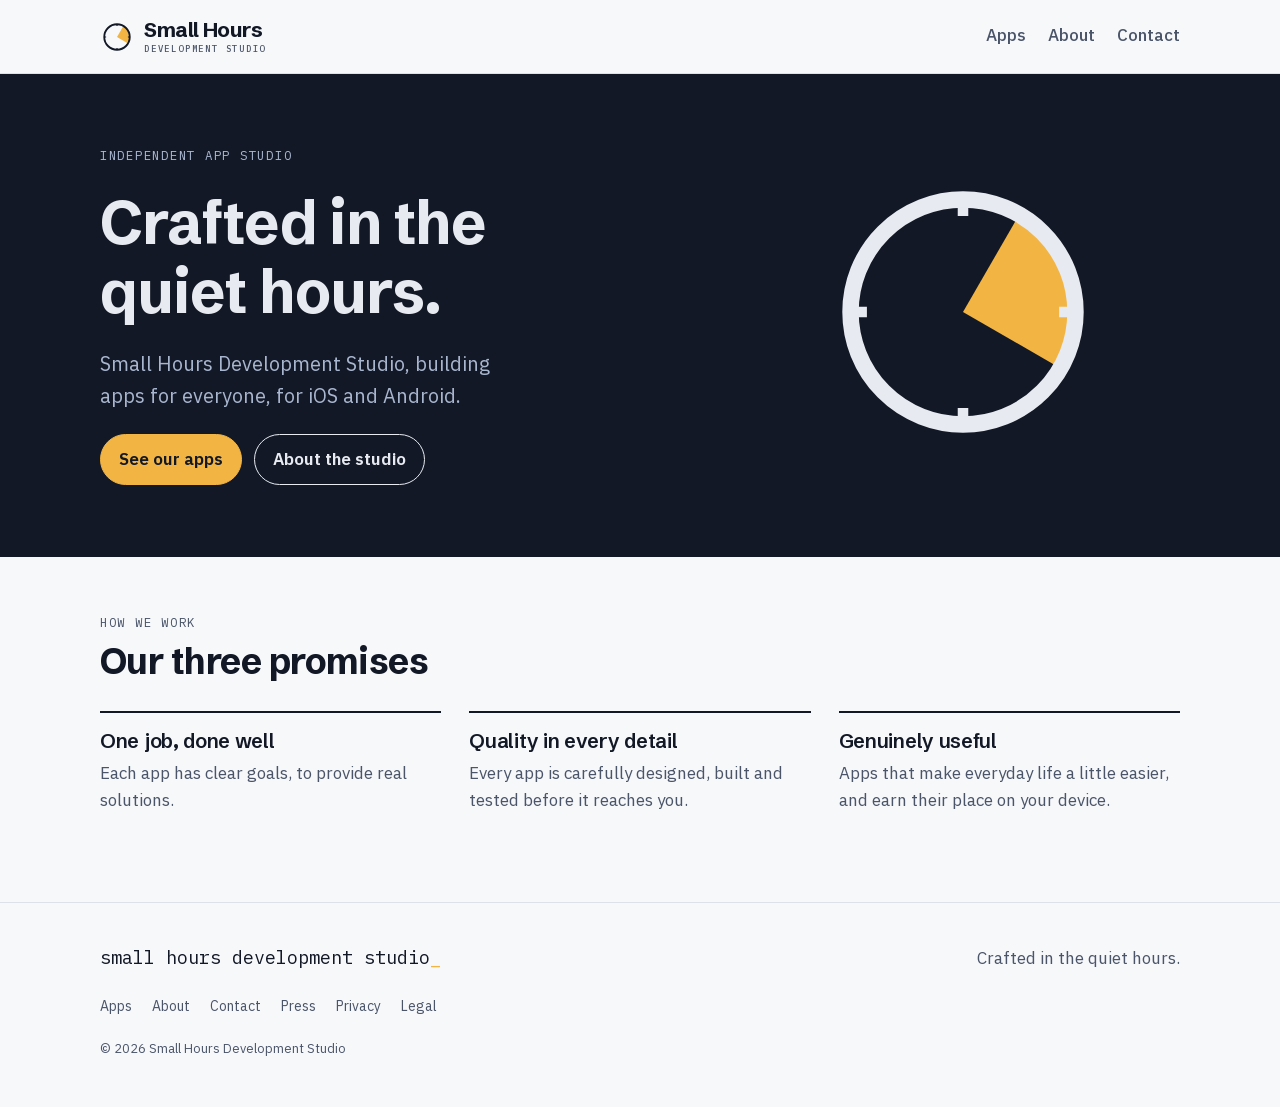
<file: index.html>
<!doctype html>
<html lang="en-GB">
<head>
<meta charset="utf-8">
<meta name="viewport" content="width=device-width, initial-scale=1, viewport-fit=cover">
<title>Small Hours Development Studio</title>
<meta name="description" content="Small Hours Development Studio, building apps for everyone, for iOS and Android.">
<link rel="icon" href="/assets/img/favicon.svg" type="image/svg+xml">
<link rel="stylesheet" href="/assets/fonts.css">
<link rel="stylesheet" href="/assets/site.css">
</head>
<body>
<header class="site-header"><div class="wrap">
  <a class="brand" href="/" aria-label="Small Hours Development Studio home"><svg class="mark" viewBox="0 0 64 64" aria-hidden="true" focusable="false"><path class="wedge" d="M32 32 L44 11.215 A24 24 0 0 1 52.785 44 Z" fill="#F2B544"/><path d="M32 9 V11.5 M32 55 V52.5 M9 32 H11.5 M55 32 H52.5" stroke="currentColor" stroke-width="2.25" fill="none"/><circle cx="32" cy="32" r="24" fill="none" stroke="currentColor" stroke-width="3.5"/></svg><span class="brand-name">Small Hours<small>Development Studio</small></span></a>
  <nav class="site-nav" aria-label="Main"><a href="/apps/">Apps</a><a href="/about/">About</a><a href="/contact/">Contact</a></nav>
</div></header>
<main id="main">
<section class="band hero"><div class="wrap">
  <div class="hero-copy">
    <p class="label">Independent app studio</p>
    <h1>Crafted in the quiet hours.</h1>
    <p class="lead">Small Hours Development Studio, building apps for everyone, for iOS and Android.</p>
    <div class="actions"><a class="button primary" href="/apps/">See our apps</a><a class="button" href="/about/">About the studio</a></div>
  </div>
  <div class="hero-clock"><svg class="mark" viewBox="0 0 64 64" aria-hidden="true" focusable="false"><path class="wedge" d="M32 32 L44 11.215 A24 24 0 0 1 52.785 44 Z" fill="#F2B544"/><path d="M32 9 V11.5 M32 55 V52.5 M9 32 H11.5 M55 32 H52.5" stroke="currentColor" stroke-width="2.25" fill="none"/><circle cx="32" cy="32" r="24" fill="none" stroke="currentColor" stroke-width="3.5"/></svg></div>
</div></section>
<section class="section"><div class="wrap">
<div class="section-head"><p class="label">How we work</p><h2>Our three promises</h2></div>
<div class="principles">
  <div class="principle"><h3>One job, done well</h3><p>Each app has clear goals, to provide real solutions.</p></div>
  <div class="principle"><h3>Quality in every detail</h3><p>Every app is carefully designed, built and tested before it reaches you.</p></div>
  <div class="principle"><h3>Genuinely useful</h3><p>Apps that make everyday life a little easier, and earn their place on your device.</p></div>
</div></div></section></main>
<footer class="site-footer"><div class="wrap">
  <div class="footer-top"><p class="prompt" aria-label="small hours development studio">small hours development studio<span class="cursor">_</span></p><p class="muted">Crafted in the quiet hours.</p></div>
  <nav class="footer-nav" aria-label="Footer"><a href="/apps/">Apps</a><a href="/about/">About</a><a href="/contact/">Contact</a><a href="/press/">Press</a><a href="/privacy/">Privacy</a><a href="/legal/">Legal</a></nav>
  <p class="footer-legal">&copy; 2026 Small Hours Development Studio</p>
</div></footer>
</body>
</html>
</file>
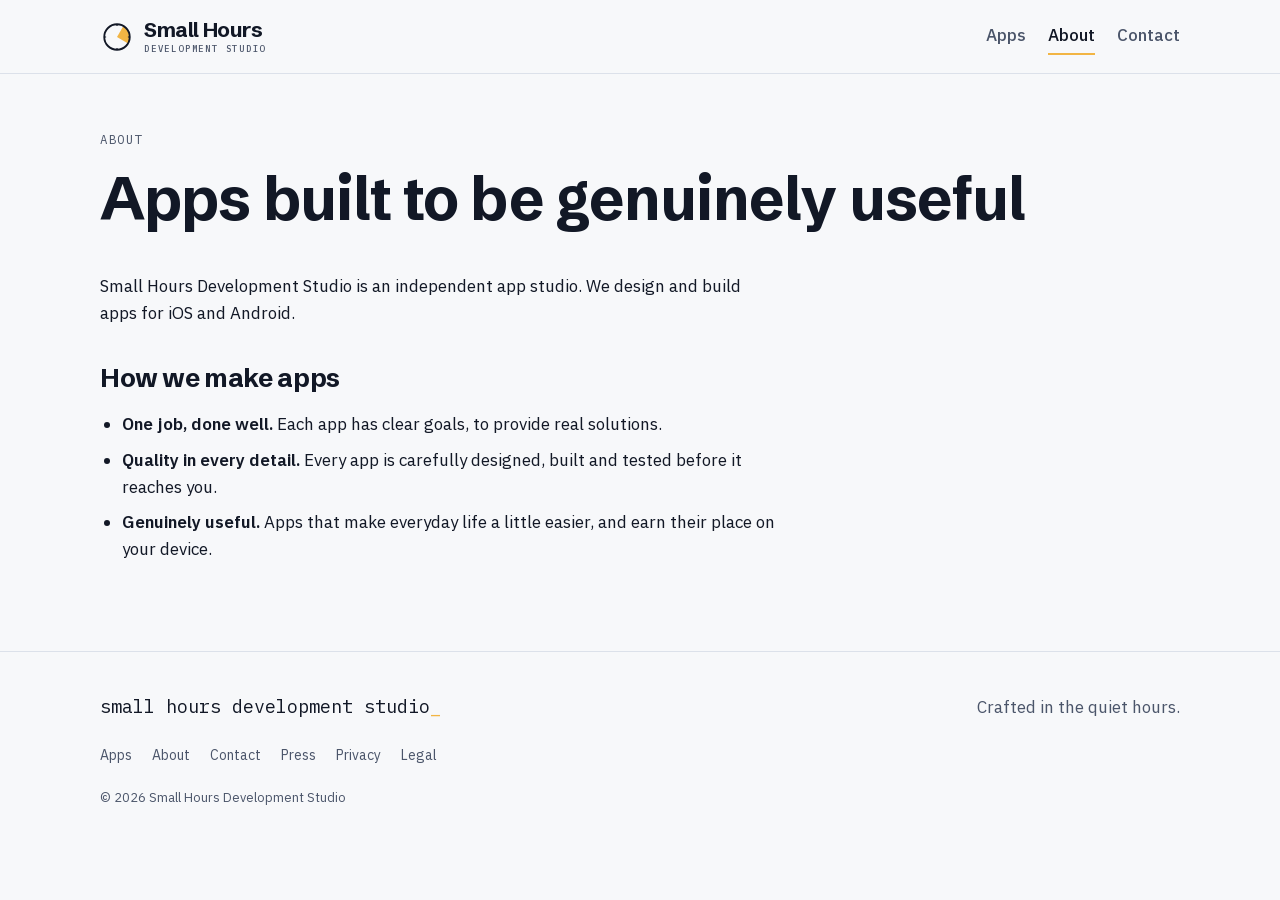
<file: about/index.html>
<!doctype html>
<html lang="en-GB">
<head>
<meta charset="utf-8">
<meta name="viewport" content="width=device-width, initial-scale=1, viewport-fit=cover">
<title>About · Small Hours Development Studio</title>
<meta name="description" content="About Small Hours Development Studio, an independent app studio.">
<link rel="icon" href="/assets/img/favicon.svg" type="image/svg+xml">
<link rel="stylesheet" href="/assets/fonts.css">
<link rel="stylesheet" href="/assets/site.css">
</head>
<body>
<header class="site-header"><div class="wrap">
  <a class="brand" href="/" aria-label="Small Hours Development Studio home"><svg class="mark" viewBox="0 0 64 64" aria-hidden="true" focusable="false"><path class="wedge" d="M32 32 L44 11.215 A24 24 0 0 1 52.785 44 Z" fill="#F2B544"/><path d="M32 9 V11.5 M32 55 V52.5 M9 32 H11.5 M55 32 H52.5" stroke="currentColor" stroke-width="2.25" fill="none"/><circle cx="32" cy="32" r="24" fill="none" stroke="currentColor" stroke-width="3.5"/></svg><span class="brand-name">Small Hours<small>Development Studio</small></span></a>
  <nav class="site-nav" aria-label="Main"><a href="/apps/">Apps</a><a href="/about/" aria-current="page">About</a><a href="/contact/">Contact</a></nav>
</div></header>
<main id="main"><section class="page-head"><div class="wrap"><p class="label">About</p><h1>Apps built to be genuinely useful</h1></div></section><section class="section"><div class="wrap"><div class="prose">
  <p>Small Hours Development Studio is an independent app studio. We design and build apps for iOS and Android.</p>
  <h2>How we make apps</h2>
  <ul>
    <li><strong>One job, done well.</strong> Each app has clear goals, to provide real solutions.</li>
    <li><strong>Quality in every detail.</strong> Every app is carefully designed, built and tested before it reaches you.</li>
    <li><strong>Genuinely useful.</strong> Apps that make everyday life a little easier, and earn their place on your device.</li>
  </ul>
</div></div></section></main>
<footer class="site-footer"><div class="wrap">
  <div class="footer-top"><p class="prompt" aria-label="small hours development studio">small hours development studio<span class="cursor">_</span></p><p class="muted">Crafted in the quiet hours.</p></div>
  <nav class="footer-nav" aria-label="Footer"><a href="/apps/">Apps</a><a href="/about/">About</a><a href="/contact/">Contact</a><a href="/press/">Press</a><a href="/privacy/">Privacy</a><a href="/legal/">Legal</a></nav>
  <p class="footer-legal">&copy; 2026 Small Hours Development Studio</p>
</div></footer>
</body>
</html>
</file>
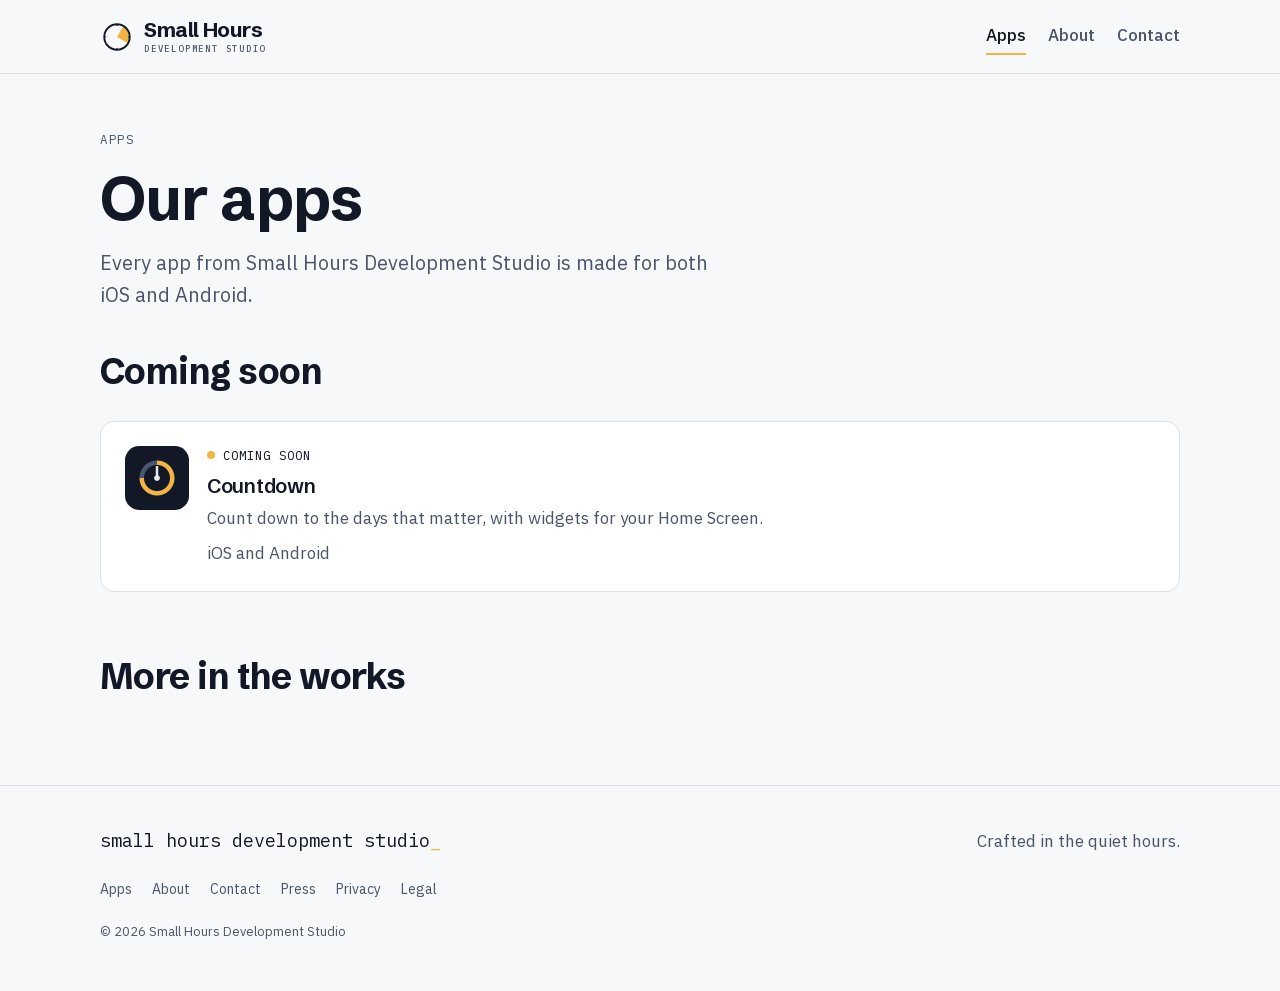
<file: apps/index.html>
<!doctype html>
<html lang="en-GB">
<head>
<meta charset="utf-8">
<meta name="viewport" content="width=device-width, initial-scale=1, viewport-fit=cover">
<title>Apps · Small Hours Development Studio</title>
<meta name="description" content="Apps from Small Hours Development Studio for iOS and Android.">
<link rel="icon" href="/assets/img/favicon.svg" type="image/svg+xml">
<link rel="stylesheet" href="/assets/fonts.css">
<link rel="stylesheet" href="/assets/site.css">
</head>
<body>
<header class="site-header"><div class="wrap">
  <a class="brand" href="/" aria-label="Small Hours Development Studio home"><svg class="mark" viewBox="0 0 64 64" aria-hidden="true" focusable="false"><path class="wedge" d="M32 32 L44 11.215 A24 24 0 0 1 52.785 44 Z" fill="#F2B544"/><path d="M32 9 V11.5 M32 55 V52.5 M9 32 H11.5 M55 32 H52.5" stroke="currentColor" stroke-width="2.25" fill="none"/><circle cx="32" cy="32" r="24" fill="none" stroke="currentColor" stroke-width="3.5"/></svg><span class="brand-name">Small Hours<small>Development Studio</small></span></a>
  <nav class="site-nav" aria-label="Main"><a href="/apps/" aria-current="page">Apps</a><a href="/about/">About</a><a href="/contact/">Contact</a></nav>
</div></header>
<main id="main"><section class="page-head"><div class="wrap"><p class="label">Apps</p><h1>Our apps</h1><p class="lead">Every app from Small Hours Development Studio is made for both iOS and Android.</p></div></section><section class="section"><div class="wrap"><div class="section-head"><h2>Coming soon</h2></div><div class="cards">
<article class="card">
  <img class="app-icon-img" src="/assets/img/countdown-icon.png" width="64" height="64" alt="Countdown app icon">
  <div class="card-body">
    <p class="status">Coming soon</p>
    <h3>Countdown</h3>
    <p class="muted">Count down to the days that matter, with widgets for your Home Screen.</p>
    <p class="muted">iOS and Android</p>
  </div>
</article></div></div></section><section class="section"><div class="wrap"><div class="section-head"><h2>More in the works</h2></div></div></section></main>
<footer class="site-footer"><div class="wrap">
  <div class="footer-top"><p class="prompt" aria-label="small hours development studio">small hours development studio<span class="cursor">_</span></p><p class="muted">Crafted in the quiet hours.</p></div>
  <nav class="footer-nav" aria-label="Footer"><a href="/apps/">Apps</a><a href="/about/">About</a><a href="/contact/">Contact</a><a href="/press/">Press</a><a href="/privacy/">Privacy</a><a href="/legal/">Legal</a></nav>
  <p class="footer-legal">&copy; 2026 Small Hours Development Studio</p>
</div></footer>
</body>
</html>
</file>
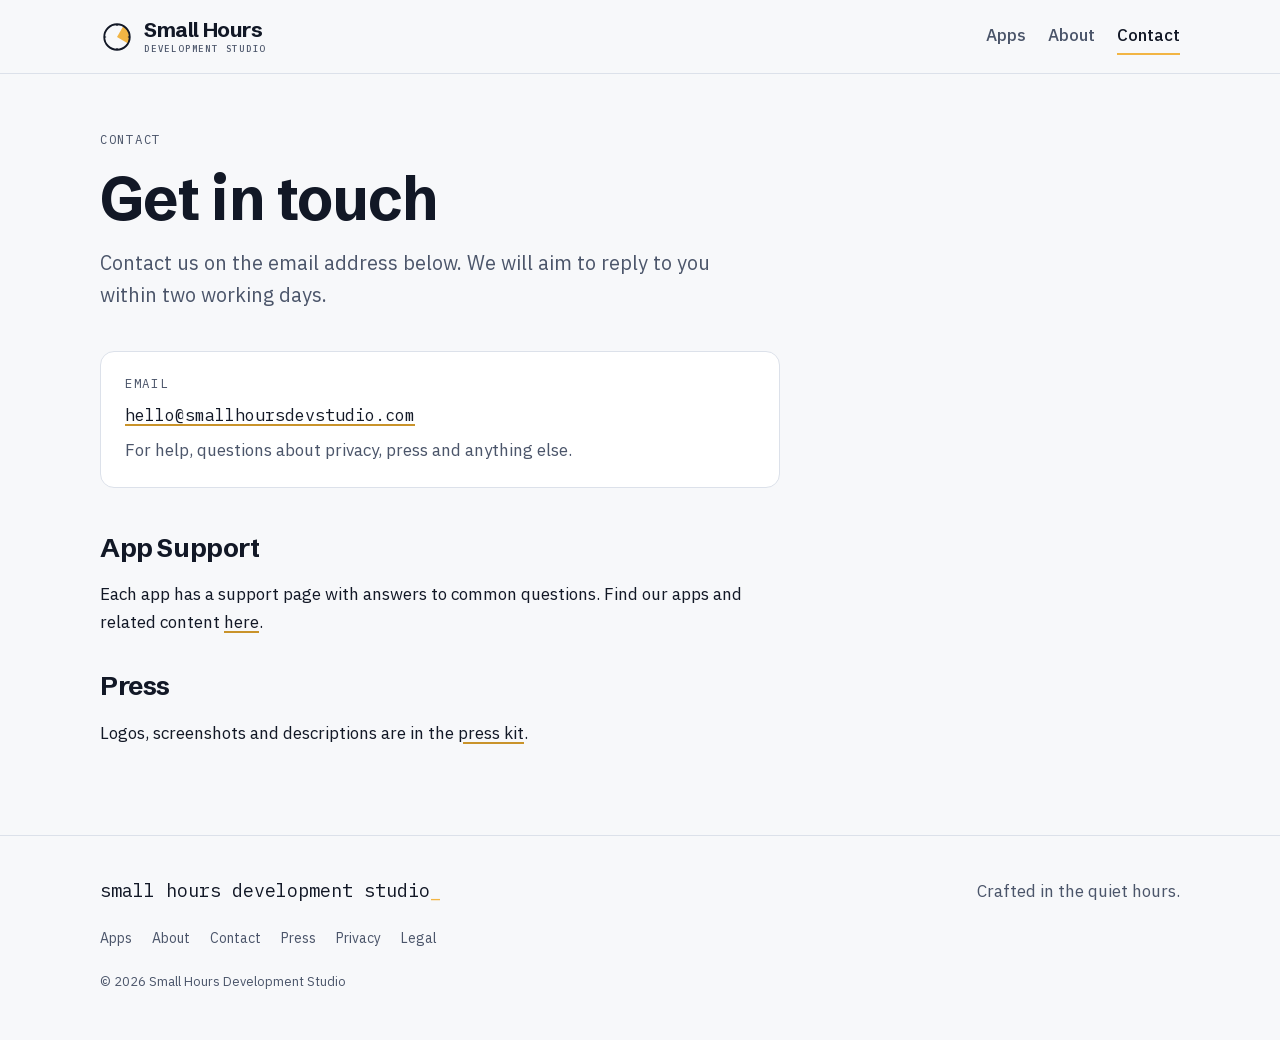
<file: contact/index.html>
<!doctype html>
<html lang="en-GB">
<head>
<meta charset="utf-8">
<meta name="viewport" content="width=device-width, initial-scale=1, viewport-fit=cover">
<title>Contact · Small Hours Development Studio</title>
<meta name="description" content="How to contact Small Hours Development Studio.">
<link rel="icon" href="/assets/img/favicon.svg" type="image/svg+xml">
<link rel="stylesheet" href="/assets/fonts.css">
<link rel="stylesheet" href="/assets/site.css">
</head>
<body>
<header class="site-header"><div class="wrap">
  <a class="brand" href="/" aria-label="Small Hours Development Studio home"><svg class="mark" viewBox="0 0 64 64" aria-hidden="true" focusable="false"><path class="wedge" d="M32 32 L44 11.215 A24 24 0 0 1 52.785 44 Z" fill="#F2B544"/><path d="M32 9 V11.5 M32 55 V52.5 M9 32 H11.5 M55 32 H52.5" stroke="currentColor" stroke-width="2.25" fill="none"/><circle cx="32" cy="32" r="24" fill="none" stroke="currentColor" stroke-width="3.5"/></svg><span class="brand-name">Small Hours<small>Development Studio</small></span></a>
  <nav class="site-nav" aria-label="Main"><a href="/apps/">Apps</a><a href="/about/">About</a><a href="/contact/" aria-current="page">Contact</a></nav>
</div></header>
<main id="main"><section class="page-head"><div class="wrap"><p class="label">Contact</p><h1>Get in touch</h1><p class="lead">Contact us on the email address below. We will aim to reply to you within two working days.</p></div></section><section class="section tight"><div class="wrap"><div class="callout"><p class="label">Email</p><p><a class="email" href="mailto:hello@smallhoursdevstudio.com">hello@smallhoursdevstudio.com</a></p>
<p class="muted">For help, questions about privacy, press and anything else.</p></div>
<div class="prose">
  <h2>App Support</h2>
  <p>Each app has a support page with answers to common questions. Find our apps and related content <a href="/apps/">here</a>.</p>
  <h2>Press</h2>
  <p>Logos, screenshots and descriptions are in the <a href="/press/">press kit</a>.</p>
</div></div></section></main>
<footer class="site-footer"><div class="wrap">
  <div class="footer-top"><p class="prompt" aria-label="small hours development studio">small hours development studio<span class="cursor">_</span></p><p class="muted">Crafted in the quiet hours.</p></div>
  <nav class="footer-nav" aria-label="Footer"><a href="/apps/">Apps</a><a href="/about/">About</a><a href="/contact/">Contact</a><a href="/press/">Press</a><a href="/privacy/">Privacy</a><a href="/legal/">Legal</a></nav>
  <p class="footer-legal">&copy; 2026 Small Hours Development Studio</p>
</div></footer>
</body>
</html>
</file>
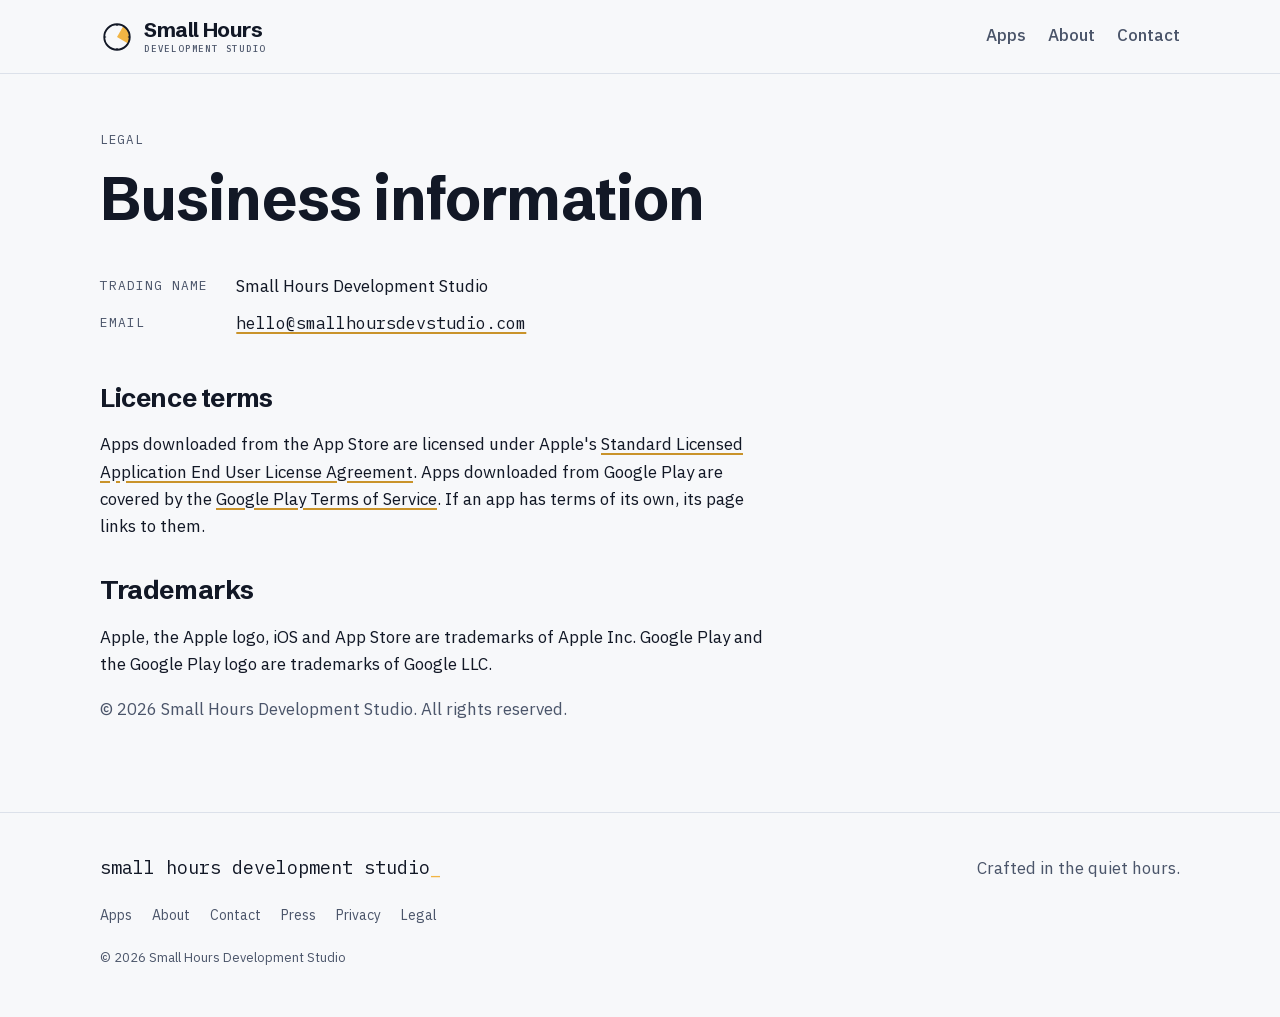
<file: legal/index.html>
<!doctype html>
<html lang="en-GB">
<head>
<meta charset="utf-8">
<meta name="viewport" content="width=device-width, initial-scale=1, viewport-fit=cover">
<title>Legal · Small Hours Development Studio</title>
<meta name="description" content="Business information and legal notices for Small Hours Development Studio.">
<link rel="icon" href="/assets/img/favicon.svg" type="image/svg+xml">
<link rel="stylesheet" href="/assets/fonts.css">
<link rel="stylesheet" href="/assets/site.css">
</head>
<body>
<header class="site-header"><div class="wrap">
  <a class="brand" href="/" aria-label="Small Hours Development Studio home"><svg class="mark" viewBox="0 0 64 64" aria-hidden="true" focusable="false"><path class="wedge" d="M32 32 L44 11.215 A24 24 0 0 1 52.785 44 Z" fill="#F2B544"/><path d="M32 9 V11.5 M32 55 V52.5 M9 32 H11.5 M55 32 H52.5" stroke="currentColor" stroke-width="2.25" fill="none"/><circle cx="32" cy="32" r="24" fill="none" stroke="currentColor" stroke-width="3.5"/></svg><span class="brand-name">Small Hours<small>Development Studio</small></span></a>
  <nav class="site-nav" aria-label="Main"><a href="/apps/">Apps</a><a href="/about/">About</a><a href="/contact/">Contact</a></nav>
</div></header>
<main id="main"><section class="page-head"><div class="wrap"><p class="label">Legal</p><h1>Business information</h1></div></section><section class="section"><div class="wrap"><dl class="facts">
  <dt>Trading name</dt><dd>Small Hours Development Studio</dd>
  <dt>Email</dt><dd><a class="email" href="mailto:hello@smallhoursdevstudio.com">hello@smallhoursdevstudio.com</a></dd>
</dl>
<div class="prose">
  <h2>Licence terms</h2>
  <p>Apps downloaded from the App Store are licensed under Apple's <a href="https://www.apple.com/legal/internet-services/itunes/dev/stdeula/">Standard Licensed Application End User License Agreement</a>. Apps downloaded from Google Play are covered by the <a href="https://play.google.com/about/play-terms/">Google Play Terms of Service</a>. If an app has terms of its own, its page links to them.</p>
  <h2>Trademarks</h2>
  <p>Apple, the Apple logo, iOS and App Store are trademarks of Apple Inc. Google Play and the Google Play logo are trademarks of Google LLC.</p>
  <p class="muted">&copy; 2026 Small Hours Development Studio. All rights reserved.</p>
</div></div></section></main>
<footer class="site-footer"><div class="wrap">
  <div class="footer-top"><p class="prompt" aria-label="small hours development studio">small hours development studio<span class="cursor">_</span></p><p class="muted">Crafted in the quiet hours.</p></div>
  <nav class="footer-nav" aria-label="Footer"><a href="/apps/">Apps</a><a href="/about/">About</a><a href="/contact/">Contact</a><a href="/press/">Press</a><a href="/privacy/">Privacy</a><a href="/legal/">Legal</a></nav>
  <p class="footer-legal">&copy; 2026 Small Hours Development Studio</p>
</div></footer>
</body>
</html>
</file>
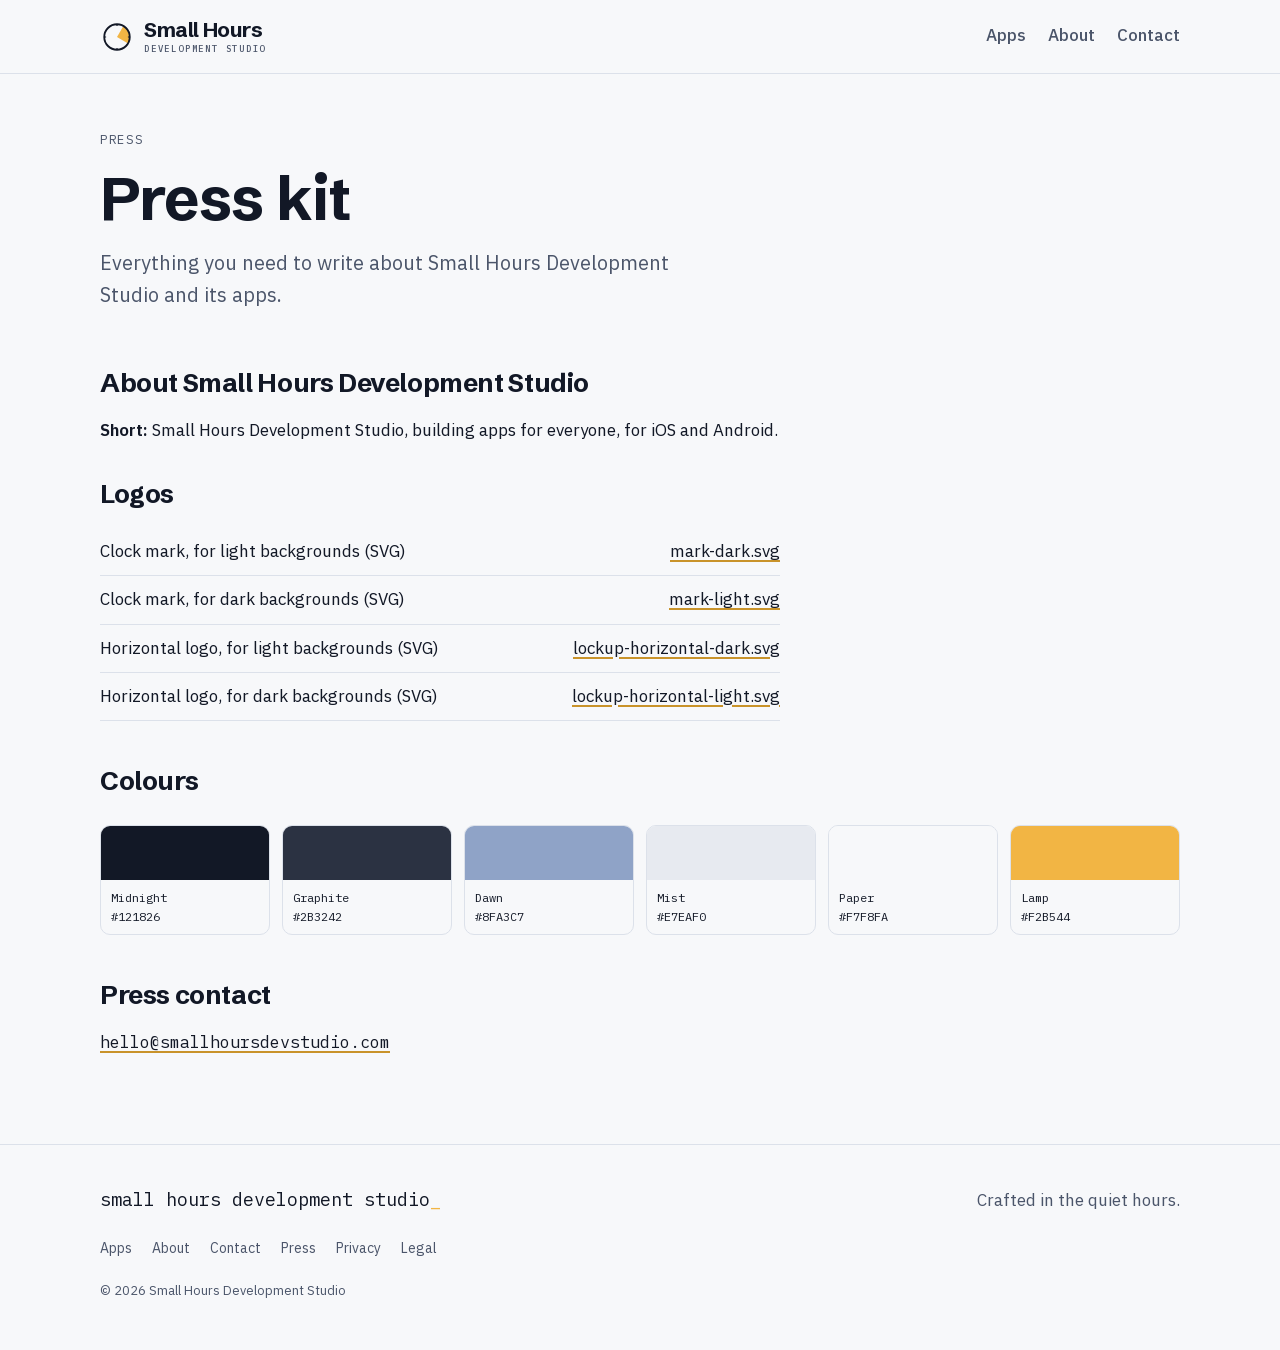
<file: press/index.html>
<!doctype html>
<html lang="en-GB">
<head>
<meta charset="utf-8">
<meta name="viewport" content="width=device-width, initial-scale=1, viewport-fit=cover">
<title>Press kit · Small Hours Development Studio</title>
<meta name="description" content="Small Hours Development Studio press kit: descriptions, logos and brand colours.">
<link rel="icon" href="/assets/img/favicon.svg" type="image/svg+xml">
<link rel="stylesheet" href="/assets/fonts.css">
<link rel="stylesheet" href="/assets/site.css">
</head>
<body>
<header class="site-header"><div class="wrap">
  <a class="brand" href="/" aria-label="Small Hours Development Studio home"><svg class="mark" viewBox="0 0 64 64" aria-hidden="true" focusable="false"><path class="wedge" d="M32 32 L44 11.215 A24 24 0 0 1 52.785 44 Z" fill="#F2B544"/><path d="M32 9 V11.5 M32 55 V52.5 M9 32 H11.5 M55 32 H52.5" stroke="currentColor" stroke-width="2.25" fill="none"/><circle cx="32" cy="32" r="24" fill="none" stroke="currentColor" stroke-width="3.5"/></svg><span class="brand-name">Small Hours<small>Development Studio</small></span></a>
  <nav class="site-nav" aria-label="Main"><a href="/apps/">Apps</a><a href="/about/">About</a><a href="/contact/">Contact</a></nav>
</div></header>
<main id="main"><section class="page-head"><div class="wrap"><p class="label">Press</p><h1>Press kit</h1><p class="lead">Everything you need to write about Small Hours Development Studio and its apps.</p></div></section><section class="section tight"><div class="wrap"><div class="prose">
  <h2>About Small Hours Development Studio</h2>
  <p><strong>Short:</strong> Small Hours Development Studio, building apps for everyone, for iOS and Android.</p>
  <h2>Logos</h2>
</div>
<ul class="downloads">
  <li><span>Clock mark, for light backgrounds (SVG)</span><a href="/assets/img/mark-dark.svg">mark-dark.svg</a></li>
  <li><span>Clock mark, for dark backgrounds (SVG)</span><a href="/assets/img/mark-light.svg">mark-light.svg</a></li>
  <li><span>Horizontal logo, for light backgrounds (SVG)</span><a href="/assets/img/lockup-horizontal-dark.svg">lockup-horizontal-dark.svg</a></li>
  <li><span>Horizontal logo, for dark backgrounds (SVG)</span><a href="/assets/img/lockup-horizontal-light.svg">lockup-horizontal-light.svg</a></li>
</ul>
<div class="prose"><h2>Colours</h2></div>
<div class="swatches"><div class="swatch"><span style="background:#121826"></span><p>Midnight<br>#121826</p></div><div class="swatch"><span style="background:#2B3242"></span><p>Graphite<br>#2B3242</p></div><div class="swatch"><span style="background:#8FA3C7"></span><p>Dawn<br>#8FA3C7</p></div><div class="swatch"><span style="background:#E7EAF0"></span><p>Mist<br>#E7EAF0</p></div><div class="swatch"><span style="background:#F7F8FA"></span><p>Paper<br>#F7F8FA</p></div><div class="swatch"><span style="background:#F2B544"></span><p>Lamp<br>#F2B544</p></div></div>
<div class="prose"><h2>Press contact</h2><p><a class="email" href="mailto:hello@smallhoursdevstudio.com">hello@smallhoursdevstudio.com</a></p></div></div></section></main>
<footer class="site-footer"><div class="wrap">
  <div class="footer-top"><p class="prompt" aria-label="small hours development studio">small hours development studio<span class="cursor">_</span></p><p class="muted">Crafted in the quiet hours.</p></div>
  <nav class="footer-nav" aria-label="Footer"><a href="/apps/">Apps</a><a href="/about/">About</a><a href="/contact/">Contact</a><a href="/press/">Press</a><a href="/privacy/">Privacy</a><a href="/legal/">Legal</a></nav>
  <p class="footer-legal">&copy; 2026 Small Hours Development Studio</p>
</div></footer>
</body>
</html>
</file>
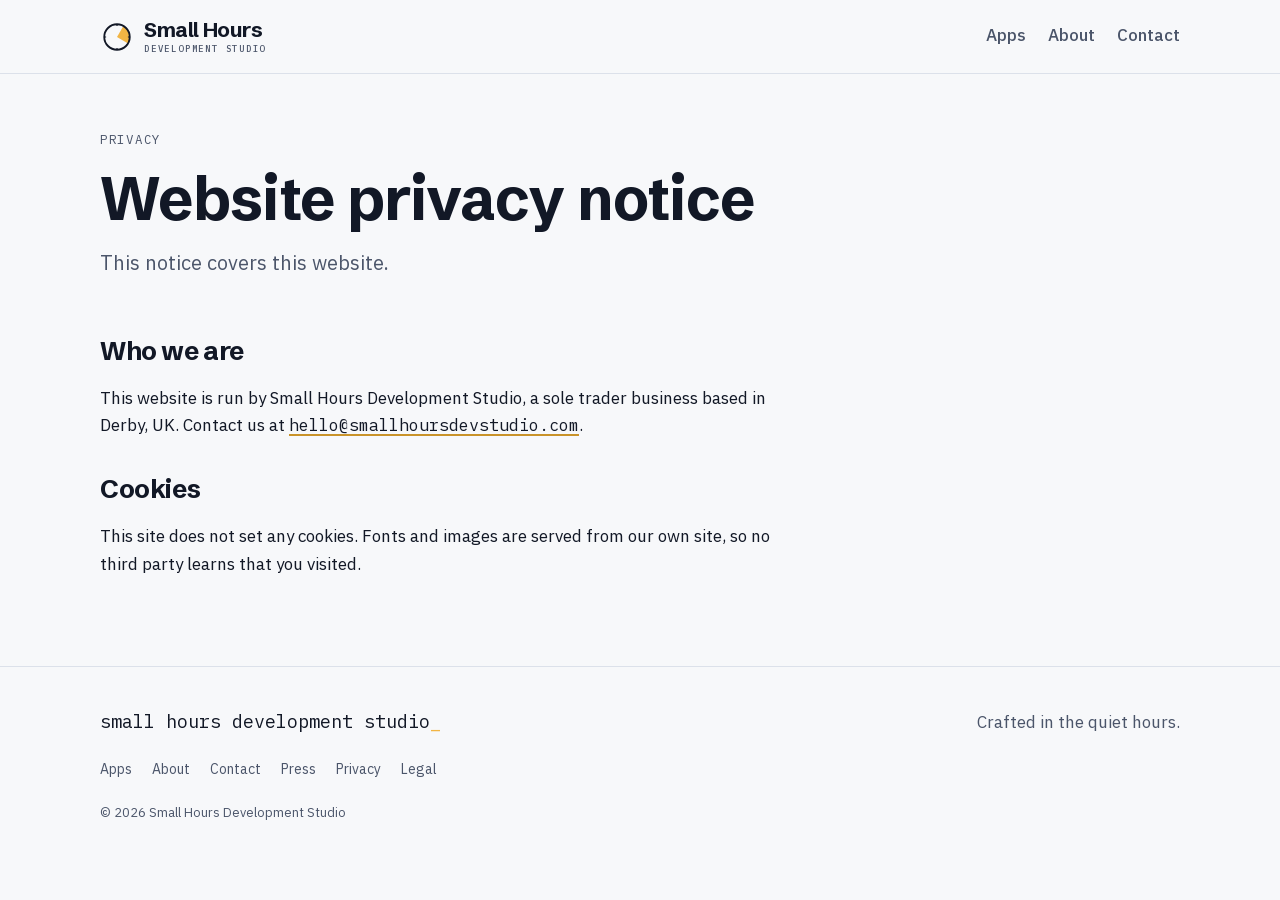
<file: privacy/index.html>
<!doctype html>
<html lang="en-GB">
<head>
<meta charset="utf-8">
<meta name="viewport" content="width=device-width, initial-scale=1, viewport-fit=cover">
<title>Website privacy · Small Hours Development Studio</title>
<meta name="description" content="How the Small Hours Development Studio website handles your data.">
<link rel="icon" href="/assets/img/favicon.svg" type="image/svg+xml">
<link rel="stylesheet" href="/assets/fonts.css">
<link rel="stylesheet" href="/assets/site.css">
</head>
<body>
<header class="site-header"><div class="wrap">
  <a class="brand" href="/" aria-label="Small Hours Development Studio home"><svg class="mark" viewBox="0 0 64 64" aria-hidden="true" focusable="false"><path class="wedge" d="M32 32 L44 11.215 A24 24 0 0 1 52.785 44 Z" fill="#F2B544"/><path d="M32 9 V11.5 M32 55 V52.5 M9 32 H11.5 M55 32 H52.5" stroke="currentColor" stroke-width="2.25" fill="none"/><circle cx="32" cy="32" r="24" fill="none" stroke="currentColor" stroke-width="3.5"/></svg><span class="brand-name">Small Hours<small>Development Studio</small></span></a>
  <nav class="site-nav" aria-label="Main"><a href="/apps/">Apps</a><a href="/about/">About</a><a href="/contact/">Contact</a></nav>
</div></header>
<main id="main"><section class="page-head"><div class="wrap"><p class="label">Privacy</p><h1>Website privacy notice</h1><p class="lead">This notice covers this website.</p></div></section><section class="section"><div class="wrap"><div class="prose">
  <h2>Who we are</h2>
  <p>This website is run by Small Hours Development Studio, a sole trader business based in Derby, UK. Contact us at <a class="email" href="mailto:hello@smallhoursdevstudio.com">hello@smallhoursdevstudio.com</a>.</p>
  <h2>Cookies</h2>
  <p>This site does not set any cookies. Fonts and images are served from our own site, so no third party learns that you visited.</p>
</div></div></section></main>
<footer class="site-footer"><div class="wrap">
  <div class="footer-top"><p class="prompt" aria-label="small hours development studio">small hours development studio<span class="cursor">_</span></p><p class="muted">Crafted in the quiet hours.</p></div>
  <nav class="footer-nav" aria-label="Footer"><a href="/apps/">Apps</a><a href="/about/">About</a><a href="/contact/">Contact</a><a href="/press/">Press</a><a href="/privacy/">Privacy</a><a href="/legal/">Legal</a></nav>
  <p class="footer-legal">&copy; 2026 Small Hours Development Studio</p>
</div></footer>
</body>
</html>
</file>
<file: assets/fonts.css>
/* Brand fonts, self-hosted so no visitor data goes to a font service.
   All three families are under the SIL Open Font License. Latin subset. */
@font-face { font-family: 'IBM Plex Mono'; font-style: normal; font-weight: 400; font-display: swap; src: url("fonts/ibm-plex-mono.woff2") format('woff2');
  unicode-range: U+0000-00FF, U+0131, U+0152-0153, U+02BB-02BC, U+02C6, U+02DA, U+02DC, U+0304, U+0308, U+0329, U+2000-206F, U+20AC, U+2122, U+2191, U+2193, U+2212, U+2215, U+FEFF, U+FFFD; }
@font-face { font-family: 'IBM Plex Mono'; font-style: normal; font-weight: 500; font-display: swap; src: url("fonts/ibm-plex-mono-500.woff2") format('woff2');
  unicode-range: U+0000-00FF, U+0131, U+0152-0153, U+02BB-02BC, U+02C6, U+02DA, U+02DC, U+0304, U+0308, U+0329, U+2000-206F, U+20AC, U+2122, U+2191, U+2193, U+2212, U+2215, U+FEFF, U+FFFD; }
@font-face { font-family: 'IBM Plex Sans'; font-style: normal; font-weight: 400 600; font-display: swap; src: url("fonts/ibm-plex-sans.woff2") format('woff2');
  unicode-range: U+0000-00FF, U+0131, U+0152-0153, U+02BB-02BC, U+02C6, U+02DA, U+02DC, U+0304, U+0308, U+0329, U+2000-206F, U+20AC, U+2122, U+2191, U+2193, U+2212, U+2215, U+FEFF, U+FFFD; }
@font-face { font-family: 'IBM Plex Sans'; font-style: italic; font-weight: 400; font-display: swap; src: url("fonts/ibm-plex-sans-italic.woff2") format('woff2');
  unicode-range: U+0000-00FF, U+0131, U+0152-0153, U+02BB-02BC, U+02C6, U+02DA, U+02DC, U+0304, U+0308, U+0329, U+2000-206F, U+20AC, U+2122, U+2191, U+2193, U+2212, U+2215, U+FEFF, U+FFFD; }
@font-face { font-family: 'Schibsted Grotesk'; font-style: normal; font-weight: 500 700; font-display: swap; src: url("fonts/schibsted-grotesk.woff2") format('woff2');
  unicode-range: U+0000-00FF, U+0131, U+0152-0153, U+02BB-02BC, U+02C6, U+02DA, U+02DC, U+0304, U+0308, U+0329, U+2000-206F, U+20AC, U+2122, U+2191, U+2193, U+2212, U+2215, U+FEFF, U+FFFD; }
</file>
<file: assets/site.css>
/* Small Hours website styles.
   Layout: one calm reading column (68ch) inside a 1080px frame; a Midnight hero band
   carries the clock mark; everything else is quiet Paper/Midnight with Lamp used only
   as the lit wedge, the cursor and focus/underline accents. */

:root {
  --paper: #F7F8FA;
  --midnight: #121826;
  --graphite: #2B3242;
  --dawn: #8FA3C7;
  --mist: #E7EAF0;
  --lamp: #F2B544;

  --bg: var(--paper);
  --surface: #FFFFFF;
  --fg: var(--midnight);
  --muted: #4B556A;
  --line: #DCE1EA;
  --band: var(--midnight);
  --band-fg: var(--mist);
  --band-muted: #A9B6CF;
  --todo-bg: #FBEBC4;
  --link-line: #C9932A;

  --font-display: "Schibsted Grotesk", "Helvetica Neue", Arial, sans-serif;
  --font-body: "IBM Plex Sans", -apple-system, "Segoe UI", Roboto, Arial, sans-serif;
  --font-mono: "IBM Plex Mono", Menlo, Consolas, monospace;

  --step--1: 0.875rem;
  --step-0: 1.0625rem;
  --step-1: 1.25rem;
  --step-2: 1.625rem;
  --step-3: 2.25rem;
  --step-4: clamp(2.5rem, 6vw, 3.75rem);

  --frame: 1080px;
  --read: 68ch;
  --radius: 14px;
}
@media (prefers-color-scheme: dark) {
  :root:not([data-theme="light"]) {
    --bg: var(--midnight);
    --surface: #1A2132;
    --fg: var(--mist);
    --muted: #A9B6CF;
    --line: #2B3242;
    --band: #0C111C;
    --band-fg: var(--mist);
    --band-muted: #A9B6CF;
    --todo-bg: #4A3A14;
    --link-line: var(--lamp);
    color-scheme: dark;
  }
}
:root[data-theme="dark"] {
  --bg: var(--midnight);
  --surface: #1A2132;
  --fg: var(--mist);
  --muted: #A9B6CF;
  --line: #2B3242;
  --band: #0C111C;
  --band-fg: var(--mist);
  --band-muted: #A9B6CF;
  --todo-bg: #4A3A14;
  --link-line: var(--lamp);
  color-scheme: dark;
}

*, *::before, *::after { box-sizing: border-box; }
html { -webkit-text-size-adjust: 100%; }
body {
  margin: 0;
  background: var(--bg);
  color: var(--fg);
  font-family: var(--font-body);
  font-size: var(--step-0);
  line-height: 1.6;
}
img, svg { max-width: 100%; }

.wrap {
  max-width: calc(var(--frame) + 2 * 24px);
  margin-inline: auto;
  padding-left: max(24px, env(safe-area-inset-left, 0px));
  padding-right: max(24px, env(safe-area-inset-right, 0px));
}
@media (max-width: 480px) {
  .wrap {
    padding-left: max(16px, env(safe-area-inset-left, 0px));
    padding-right: max(16px, env(safe-area-inset-right, 0px));
  }
}

h1, h2, h3 {
  font-family: var(--font-display);
  line-height: 1.15;
  letter-spacing: -0.015em;
  text-wrap: balance;
  margin: 0;
}
h1 { font-size: var(--step-4); font-weight: 700; }
h2 { font-size: var(--step-3); font-weight: 700; }
h3 { font-size: var(--step-1); font-weight: 600; }
p { margin: 0; }

a { color: inherit; text-decoration-color: var(--link-line); text-underline-offset: 0.2em; text-decoration-thickness: 1.5px; }
a:hover { text-decoration-thickness: 2.5px; }
:focus-visible { outline: 2.5px solid var(--lamp); outline-offset: 3px; border-radius: 4px; }

.label {
  font-family: var(--font-mono);
  font-size: 0.78rem;
  letter-spacing: 0.14em;
  text-transform: uppercase;
  color: var(--muted);
}

/* Header */
.site-header { border-bottom: 1px solid var(--line); }
.site-header .wrap {
  display: flex; flex-wrap: wrap; align-items: center; justify-content: space-between;
  gap: 12px 24px; padding-block: 18px;
}
.brand { display: inline-flex; align-items: center; gap: 10px; text-decoration: none; }
.brand .mark { width: 34px; height: 34px; }
.brand-name { font-family: var(--font-display); font-weight: 700; font-size: 1.3rem; letter-spacing: -0.02em; }
.site-nav { display: flex; flex-wrap: wrap; gap: 4px 22px; }
.site-nav a { text-decoration: none; font-weight: 500; color: var(--muted); padding-block: 4px; border-bottom: 2px solid transparent; }
.site-nav a:hover { color: var(--fg); }
.site-nav a[aria-current="page"] { color: var(--fg); border-bottom-color: var(--lamp); }

/* Hero band */
.band { background: var(--band); color: var(--band-fg); }
.band .label { color: var(--band-muted); }
.hero .wrap {
  display: grid; grid-template-columns: minmax(0, 1.4fr) minmax(0, 1fr);
  align-items: center; gap: 40px; padding-block: 72px;
}
.hero-copy { display: grid; gap: 22px; min-width: 0; }
.hero-copy .lead { color: var(--band-muted); font-size: var(--step-1); max-width: 34ch; }
.hero-clock { justify-self: center; width: min(300px, 100%); color: var(--band-fg); }
@media (max-width: 760px) {
  .hero .wrap { grid-template-columns: 1fr; padding-block: 48px; }
  .hero-clock { order: -1; justify-self: start; width: 120px; }
}

.page-head .wrap { display: grid; gap: 14px; padding-block: 56px 40px; }
.page-head .lead { color: var(--muted); font-size: var(--step-1); max-width: 52ch; }

.actions { display: flex; flex-wrap: wrap; gap: 12px; }
.button {
  display: inline-flex; align-items: center; gap: 8px; padding: 11px 18px; border-radius: 999px;
  font-weight: 600; text-decoration: none; border: 1.5px solid currentColor;
}
.button.primary { background: var(--lamp); color: var(--midnight); border-color: var(--lamp); }

/* Sections */
main { display: block; }
.section .wrap { display: grid; gap: 28px; padding-block: 56px; }
.section + .section .wrap { padding-top: 8px; }
.section-head { display: grid; gap: 8px; }
.prose { display: grid; gap: 18px; max-width: var(--read); min-width: 0; }
.prose h2 { font-size: var(--step-2); margin-top: 18px; }
.prose h3 { margin-top: 6px; }
.prose ul, .prose ol { margin: 0; padding-left: 1.3em; display: grid; gap: 8px; }
.muted { color: var(--muted); }

/* App cards */
.cards { display: grid; grid-template-columns: repeat(auto-fit, minmax(min(100%, 300px), 1fr)); gap: 20px; }
.card {
  display: grid; grid-template-columns: auto minmax(0, 1fr); gap: 18px; align-items: start;
  padding: 24px; border: 1px solid var(--line); border-radius: var(--radius); background: var(--surface);
}
.card-body { display: grid; gap: 8px; min-width: 0; }
.card h3 a { text-decoration: none; }
.card h3 a:hover { text-decoration: underline; text-decoration-color: var(--link-line); }
.card.quiet { background: transparent; border-style: dashed; }
.app-icon {
  width: 64px; height: 64px; border-radius: 15px; display: grid; place-items: center;
  border: 1.5px dashed var(--muted); color: var(--muted); font-family: var(--font-mono); font-size: 0.62rem;
  text-align: center; line-height: 1.2; letter-spacing: 0.05em;
}
.app-icon.large { width: 96px; height: 96px; border-radius: 22px; font-size: 0.7rem; }
.status { font-family: var(--font-mono); font-size: 0.78rem; letter-spacing: 0.08em; text-transform: uppercase; }
.status::before { content: ""; display: inline-block; width: 8px; height: 8px; border-radius: 50%; background: var(--lamp); margin-right: 8px; vertical-align: 1px; }
.status.later::before { background: transparent; border: 1.5px solid var(--muted); }

/* Principles */
.principles { display: grid; grid-template-columns: repeat(auto-fit, minmax(min(100%, 240px), 1fr)); gap: 28px; }
.principle { display: grid; gap: 8px; border-top: 2px solid var(--fg); padding-top: 16px; }
.principle p { color: var(--muted); }

/* App page */
.app-hero .wrap { display: grid; grid-template-columns: auto minmax(0, 1fr); gap: 28px; align-items: center; padding-block: 56px 40px; }
.app-hero .titles { display: grid; gap: 10px; min-width: 0; }
.app-hero .lead { color: var(--muted); font-size: var(--step-1); }
@media (max-width: 560px) { .app-hero .wrap { grid-template-columns: 1fr; } }
.badges { display: flex; flex-wrap: wrap; gap: 12px; }
.badge-slot {
  display: grid; gap: 2px; padding: 10px 16px; min-width: 170px; border-radius: 10px;
  border: 1.5px dashed var(--muted); font-size: var(--step--1);
}
.badge-slot strong { font-family: var(--font-display); font-size: 1rem; }
.features { display: grid; grid-template-columns: repeat(auto-fit, minmax(min(100%, 230px), 1fr)); gap: 24px; }
.feature { display: grid; gap: 6px; }
.feature p { color: var(--muted); }
.shots { display: grid; grid-template-columns: repeat(auto-fit, minmax(min(100%, 160px), 1fr)); gap: 16px; }
.shot {
  aspect-ratio: 9 / 19.5; max-width: 100%; border-radius: 22px; border: 1.5px dashed var(--line);
  display: grid; place-items: center; color: var(--muted); font-family: var(--font-mono); font-size: 0.72rem;
}

.facts { display: grid; grid-template-columns: max-content minmax(0, 1fr); gap: 10px 28px; margin: 0; max-width: var(--read); }
.facts dt { font-family: var(--font-mono); font-size: 0.8rem; letter-spacing: 0.08em; text-transform: uppercase; color: var(--muted); padding-top: 3px; }
.facts dd { margin: 0; min-width: 0; }
@media (max-width: 480px) { .facts { grid-template-columns: 1fr; gap: 2px; } .facts dd { margin-bottom: 12px; } }

.subnav { display: flex; flex-wrap: wrap; gap: 8px; }
.subnav a { text-decoration: none; padding: 6px 14px; border-radius: 999px; border: 1px solid var(--line); font-size: var(--step--1); font-weight: 500; }
.subnav a[aria-current="page"] { border-color: var(--fg); background: var(--fg); color: var(--bg); }

/* FAQ */
.faq { display: grid; gap: 0; max-width: var(--read); border-top: 1px solid var(--line); }
.faq details { border-bottom: 1px solid var(--line); padding: 16px 0; }
.faq summary { cursor: pointer; font-weight: 600; list-style: none; display: flex; justify-content: space-between; gap: 16px; }
.faq summary::-webkit-details-marker { display: none; }
.faq summary::after { content: "+"; font-family: var(--font-mono); color: var(--muted); }
.faq details[open] summary::after { content: "\2212"; }
.faq details > div { padding-top: 10px; display: grid; gap: 10px; color: var(--muted); }
.faq ol { margin: 0; padding-left: 1.3em; }

.callout {
  border: 1px solid var(--line); background: var(--surface); border-radius: var(--radius);
  padding: 22px 24px; display: grid; gap: 8px; max-width: var(--read);
}
.callout.summary { border-left: 4px solid var(--lamp); }

.email { font-family: var(--font-mono); font-size: 1.05rem; word-break: break-all; }

/* Draft markers: remove before launch */
.todo { background: var(--todo-bg); border-radius: 4px; padding: 0 5px; font-family: var(--font-mono); font-size: 0.88em; white-space: normal; }
.draft-note {
  max-width: var(--read); border: 1.5px dashed var(--link-line); border-radius: 10px; padding: 12px 16px;
  font-size: var(--step--1); color: var(--muted);
}
.draft-note strong { color: var(--fg); }

/* Footer */
.site-footer { border-top: 1px solid var(--line); margin-top: 32px; }
.site-footer .wrap { display: grid; gap: 22px; padding-block: 40px 48px; }
.footer-top { display: flex; flex-wrap: wrap; justify-content: space-between; align-items: baseline; gap: 16px; }
.prompt { font-family: var(--font-mono); font-size: 1.15rem; }
.cursor { color: var(--lamp); animation: blink 1.1s steps(1) infinite; }
@keyframes blink { 50% { opacity: 0; } }
@media (prefers-reduced-motion: reduce) { .cursor { animation: none; } }
.footer-nav { display: flex; flex-wrap: wrap; gap: 6px 20px; font-size: var(--step--1); }
.footer-nav a { text-decoration: none; color: var(--muted); }
.footer-nav a:hover { color: var(--fg); }
.footer-legal { font-size: 0.8rem; color: var(--muted); max-width: 80ch; }

/* Press swatches */
.swatches { display: grid; grid-template-columns: repeat(auto-fit, minmax(min(100%, 130px), 1fr)); gap: 12px; }
.swatch { border: 1px solid var(--line); border-radius: 10px; overflow: hidden; font-size: var(--step--1); }
.swatch span { display: block; height: 54px; }
.swatch p { padding: 8px 10px; font-family: var(--font-mono); font-size: 0.75rem; }
.downloads { display: grid; gap: 10px; max-width: var(--read); padding: 0; margin: 0; list-style: none; }
.downloads li { display: flex; flex-wrap: wrap; justify-content: space-between; gap: 8px; border-bottom: 1px solid var(--line); padding-bottom: 10px; }

.section.tight .wrap { padding-top: 0; }
.page-head + .section .wrap { padding-top: 0; }

.app-icon-img { width: 64px; height: 64px; border-radius: 22.37%; display: block; flex: none; }
.app-icon-img.large { width: 96px; height: 96px; }

.brand-name { display: grid; line-height: 1.05; }
.brand-name small { font-family: var(--font-mono); font-weight: 500; font-size: 0.56rem; letter-spacing: 0.2em; text-transform: uppercase; color: var(--muted); margin-top: 3px; }
.prompt { overflow-wrap: anywhere; }
</file>
